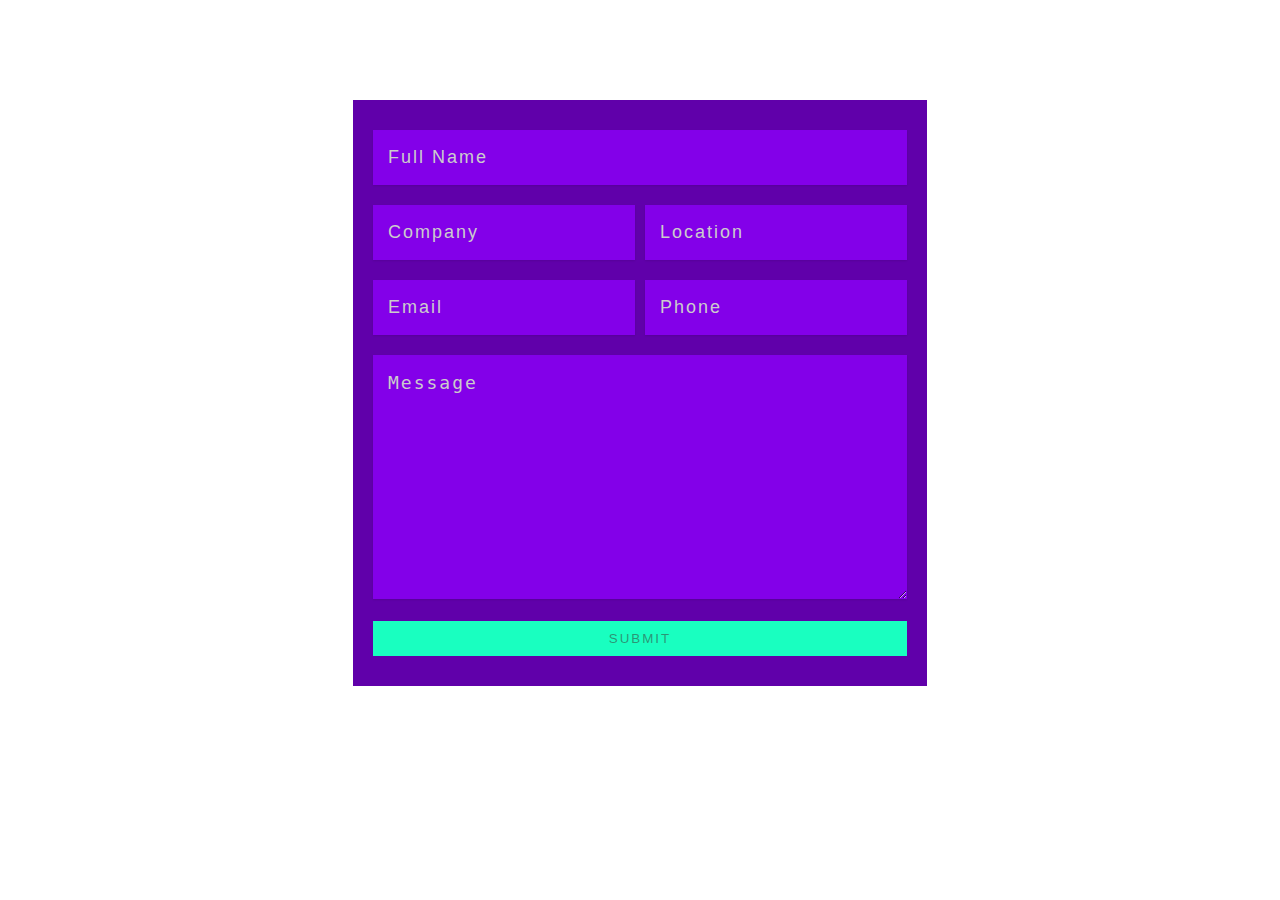
<file: index.html>
<!DOCTYPE html>
<html lang="en">
  <head>
    <meta charset="UTF-8" />
    <meta http-equiv="X-UA-Compatible" content="IE=edge" />
    <meta name="viewport" content="width=device-width, initial-scale=1.0" />
    <link rel="stylesheet" href="style.css" />
    <title>Registration Form</title>
  </head>

  <body>
    <main>
      <div class="container">
        <form class="cta-form" action="#">
          <div class="name">
            <input type="text" placeholder="Full Name" required />
          </div>
          <div class="company">
            <input type="text" placeholder="Company" required />
          </div>
          <div location>
            <input type="text" placeholder="Location" required />
          </div>
          <div class="email">
            <input type="email" placeholder="Email" required />
          </div>
          <div class="number">
            <input type="tel" placeholder="Phone" required />
          </div>
          <div class="text-area">
            <textarea
              name="Message"
              cols="30"
              rows="10"
              placeholder="Message"
            ></textarea>
          </div>
          <button class="btn">submit</button>
        </form>
      </div>
    </main>
  </body>
</html>
</file>
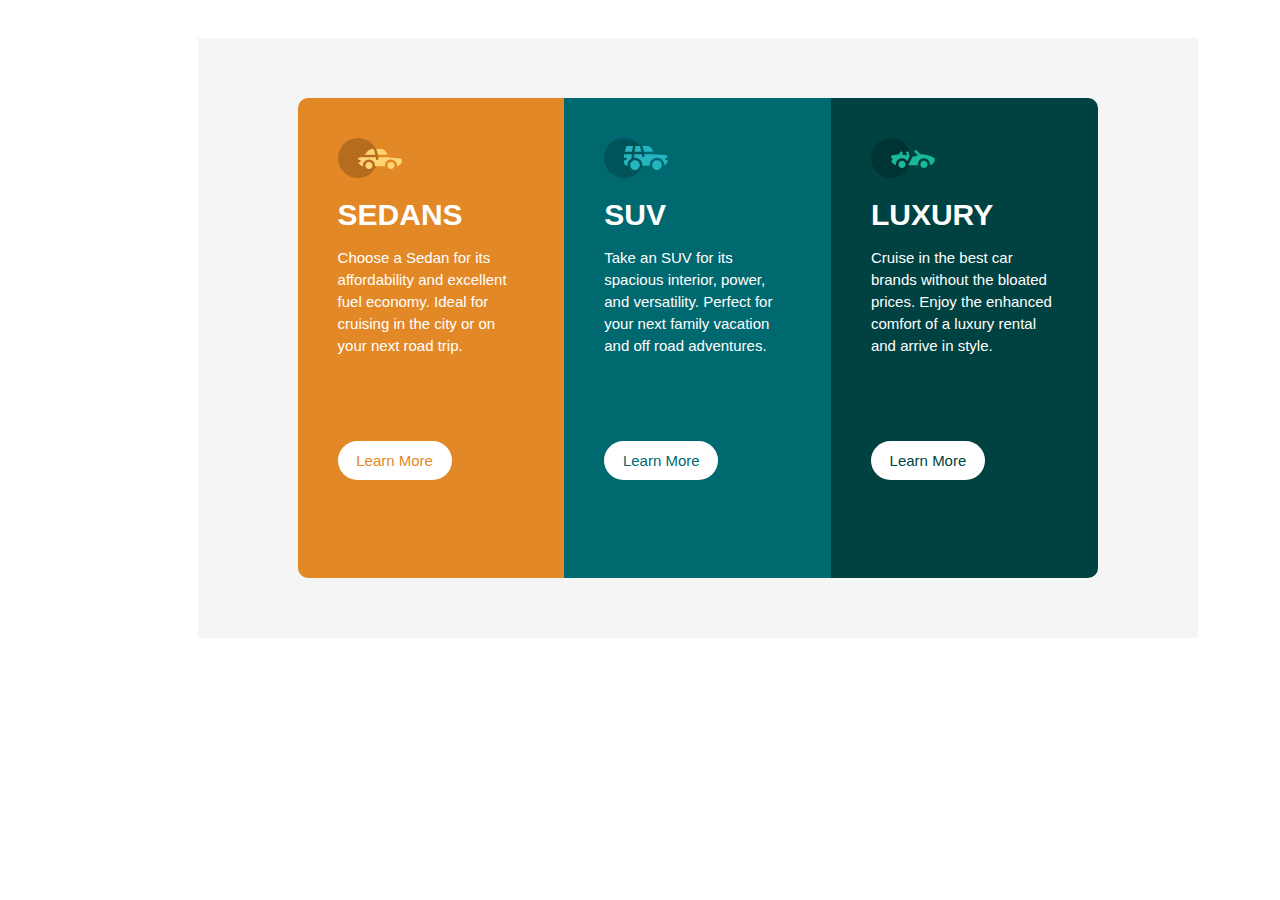
<file: bulb assignments/index.html>
<!DOCTYPE html>
<html lang="en">
  <head>
    <meta charset="UTF-8" />
    <meta http-equiv="X-UA-Compatible" content="IE=edge" />
    <meta name="viewport" content="width=device-width, initial-scale=1.0" />
    <title>Document</title>
    <link rel="stylesheet" href="./style.css" />
  </head>
  <body>
    <div class="parent-container">
      <div class="first-container">
        <img src="./img.png/icon-sedans.svg" alt="" />
        <h1 class="text">SEDANS</h1>
        <p>
          Choose a Sedan for its affordability and excellent fuel economy. Ideal
          for cruising in the city or on your next road trip.
        </p>
        <a href="" class="button1 LM-1">Learn More</a>
      </div>
      <div class="second-container">
        <img src="./img.png/icon-suvs.svg" alt="" />
        <h1 class="text">SUV</h1>
        <p>
          Take an SUV for its spacious interior, power, and versatility. Perfect
          for your next family vacation and off road adventures.
        </p>
        <a href="" class="button1 LM-2">Learn More</a>
      </div>
      <div class="third-container">
        <img src="./img.png/icon-luxury.svg" alt="" />
        <h1 class="text">LUXURY</h1>
        <p>
          Cruise in the best car brands without the bloated prices. Enjoy the
          enhanced comfort of a luxury rental and arrive in style.
        </p>
        <a href="" class="button1 LM-3">Learn More</a>
      </div>
    </div>
  </body>
</html>
</file>
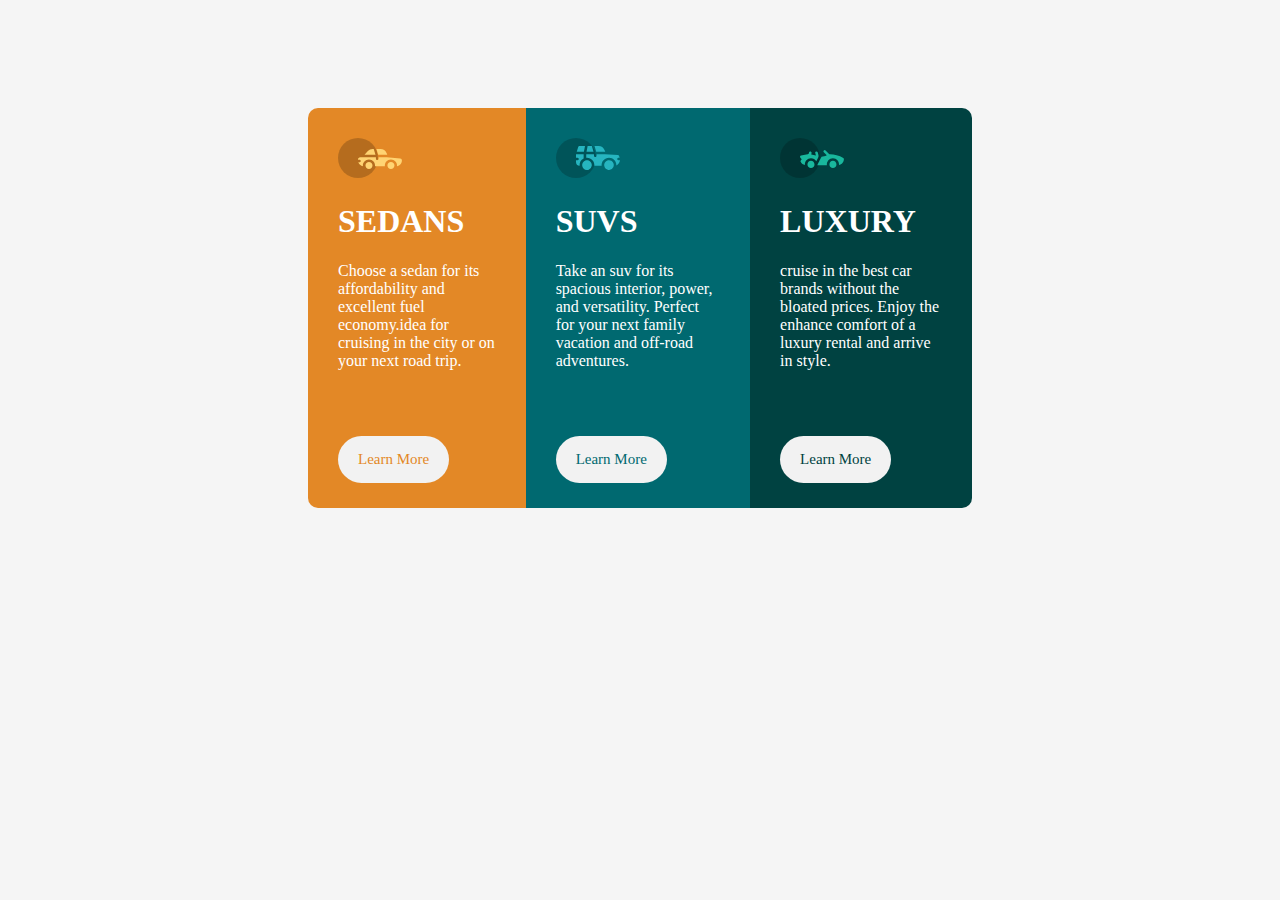
<file: Bulb Project/index.html>
<!DOCTYPE html>
<html lang="en">
<head>
    <meta charset="UTF-8">
    <meta http-equiv="X-UA-Compatible" content="IE=edge">
    <meta name="viewport" content="width=device-width, initial-scale=1.0">
    <title>Project One</title>
    <link rel="stylesheet" href="./style.css">
</head>
<body>
    <div class="parent">


        <div class="top">
            
            <img src="./img.png/icon-sedans.svg" alt="">
            <h1>SEDANS</h1>
            <p>
                Choose a sedan for its affordability and excellent fuel economy.idea for cruising in the city or on your next road trip.
            </p>
            <a href="" id="linkOne">Learn More</a>
        </div>

       
        <div class="center">
            <img src="./img.png/icon-suvs.svg" alt="">
            <h1>SUVS</h1>
            <p>
                Take an suv for its spacious interior, power, and versatility. Perfect for your next family vacation and off-road adventures.
            </p>
            <a href="" id="linkTwo">Learn More</a>
        </div>

        
        <div class="bottom">
            <img src="./img.png/icon-luxury.svg" alt="">
            <h1>LUXURY</h1>
            <p>
                cruise in the best car brands without the bloated prices. Enjoy the enhance comfort of a luxury rental and arrive in style.
            </p>
            <a href="" id="linkThree">Learn More</a>
        </div>
    </div>
</body>
</html>
</file>
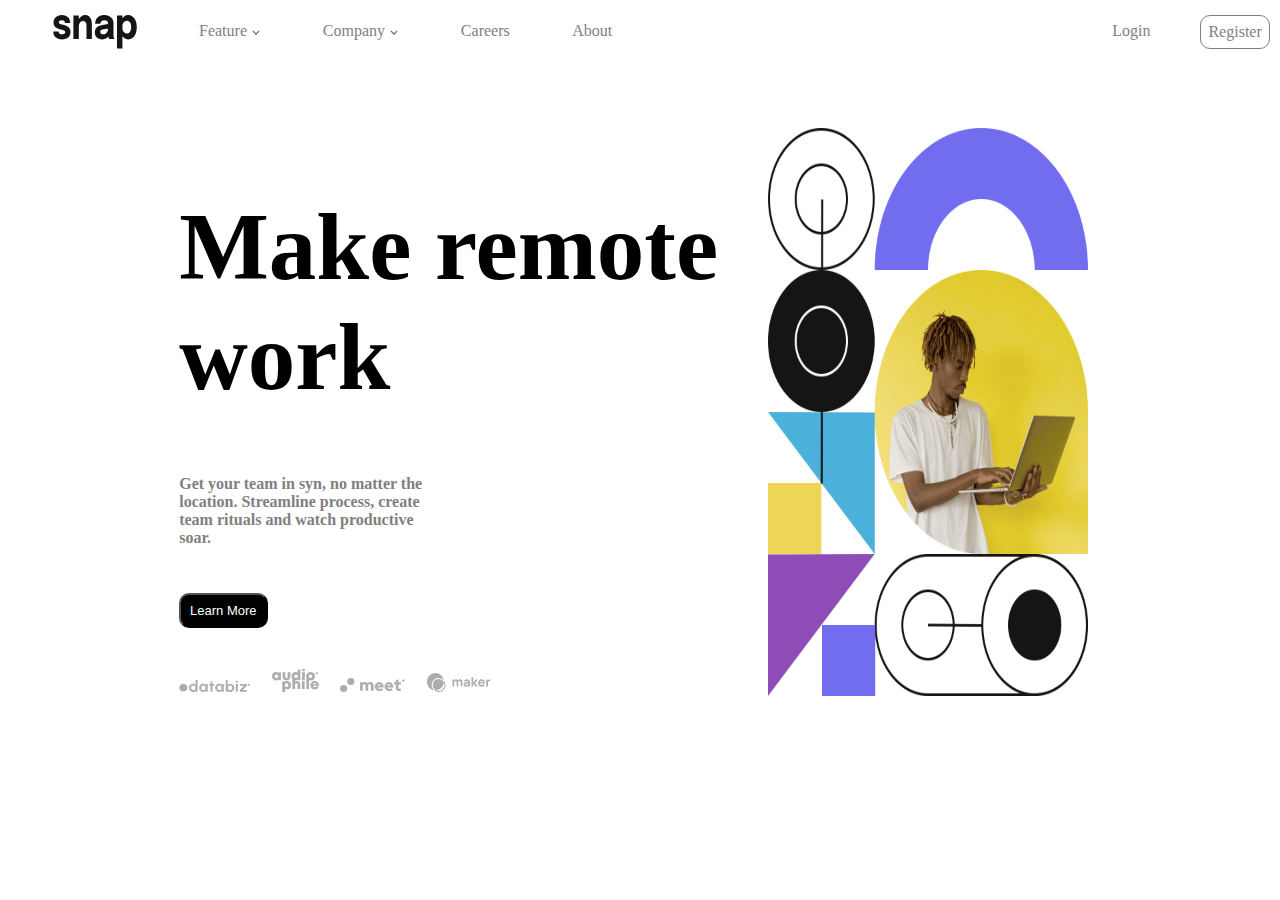
<file: Chisom's Assignment/index.html>
<!DOCTYPE html>
<html lang="en">
<head>
    <meta charset="UTF-8">
    <meta http-equiv="X-UA-Compatible" content="IE=edge">
    <meta name="viewport" content="width=device-width, initial-scale=1.0">
    <title>project</title>
    <link rel="stylesheet" href="./style.css">
</head>
<body>
    <nav class="navBar">
        <img src="./img.png/logo.svg" alt="logo" class="img-logo">
        <a href="" class="feature">Feature</a>
        <img src="./img.png/icon-arrow-down.svg" alt="" class="arrow1">
        <a href="" class="company">Company</a>
        <img src="./img.png/icon-arrow-down.svg" alt="" class="arrow1">
        <a href="" class="careers">Careers</a>
        <a href="" class="about">About</a>
        <a href="" class="login">Login</a>
        <a href="" class="register">Register</a>        
    </nav>
    <div class="content">
        <div class="text">
            <h1>Make remote work</h1>
            <p class="mainText">Get your team in syn, no matter the location. Streamline process, create team rituals and watch productive soar.</p>
            <button class="button">Learn More</button>
            <div class="imgs">
                <img src="./img.png/client-databiz.svg" alt="" class="img1">
                <img src="./img.png/client-audiophile.svg" alt="" class="img2">
                <img src="./img.png/client-meet.svg" alt="" class="img3">
                <img src="./img.png/client-maker.svg" alt="" class="img4">
            </div>
        </div>
        <img src="./img.png/image-hero-desktop.png" alt="pics" class="imgdsk">
       

    </div>
    <!-- <button id="hamburger" onclick="toggler()">
        <div class="line"></div>
        <div class="line line2"></div>
        <div class="line"></div>
    </button> -->
    
</body>
</html>
</file>
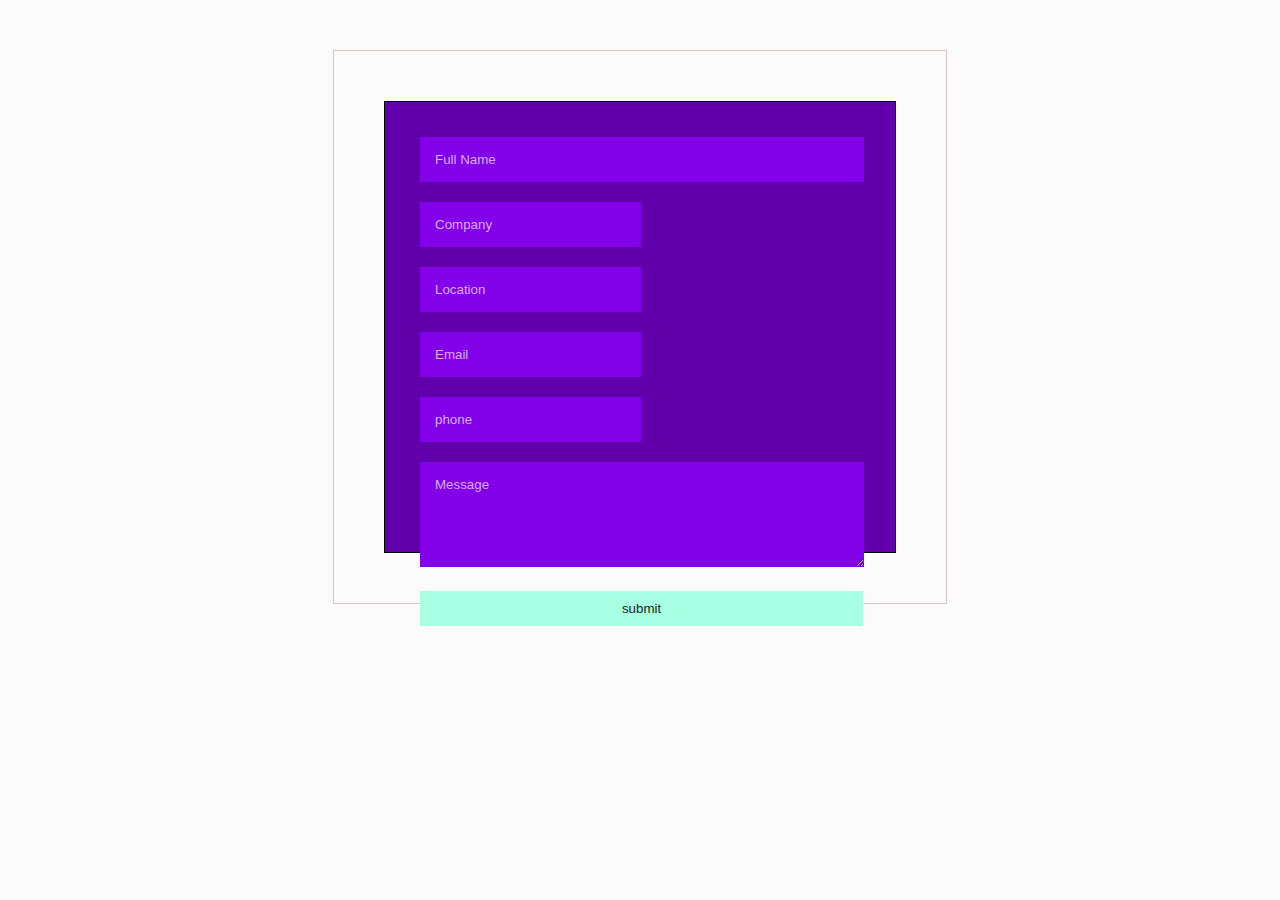
<file: classwork/index.html>
<!DOCTYPE html>
<html lang="en">
<head>
    <meta charset="UTF-8">
    <meta http-equiv="X-UA-Compatible" content="IE=edge">
    <meta name="viewport" content="width=device-width, initial-scale=1.0">
    <link rel="stylesheet" href="style.css">
    <link href="https://fonts.googleapis.com/css2?family=Comforter&family=Open+Sans:wght@300&family=Quintessential&display=swap" rel="stylesheet">
    <title>form</title>
</head>
<body>
    <form action="" class="full-container">
        <input type="text" class="name" placeholder="Full Name" name="FullName">
        <div class="field">
            <input type="text" placeholder="Company" name="Company">
            <input type="text" placeholder="Location" name="locatn">
            <input type="email" placeholder="Email" name="email">
            <input type="number" placeholder="phone" name="number">
        </div>
        <textarea name="textarea" rows="5" cols="30">Message</textarea>
       <button>submit</button> 
    </form>
</body>
</html>
</file>
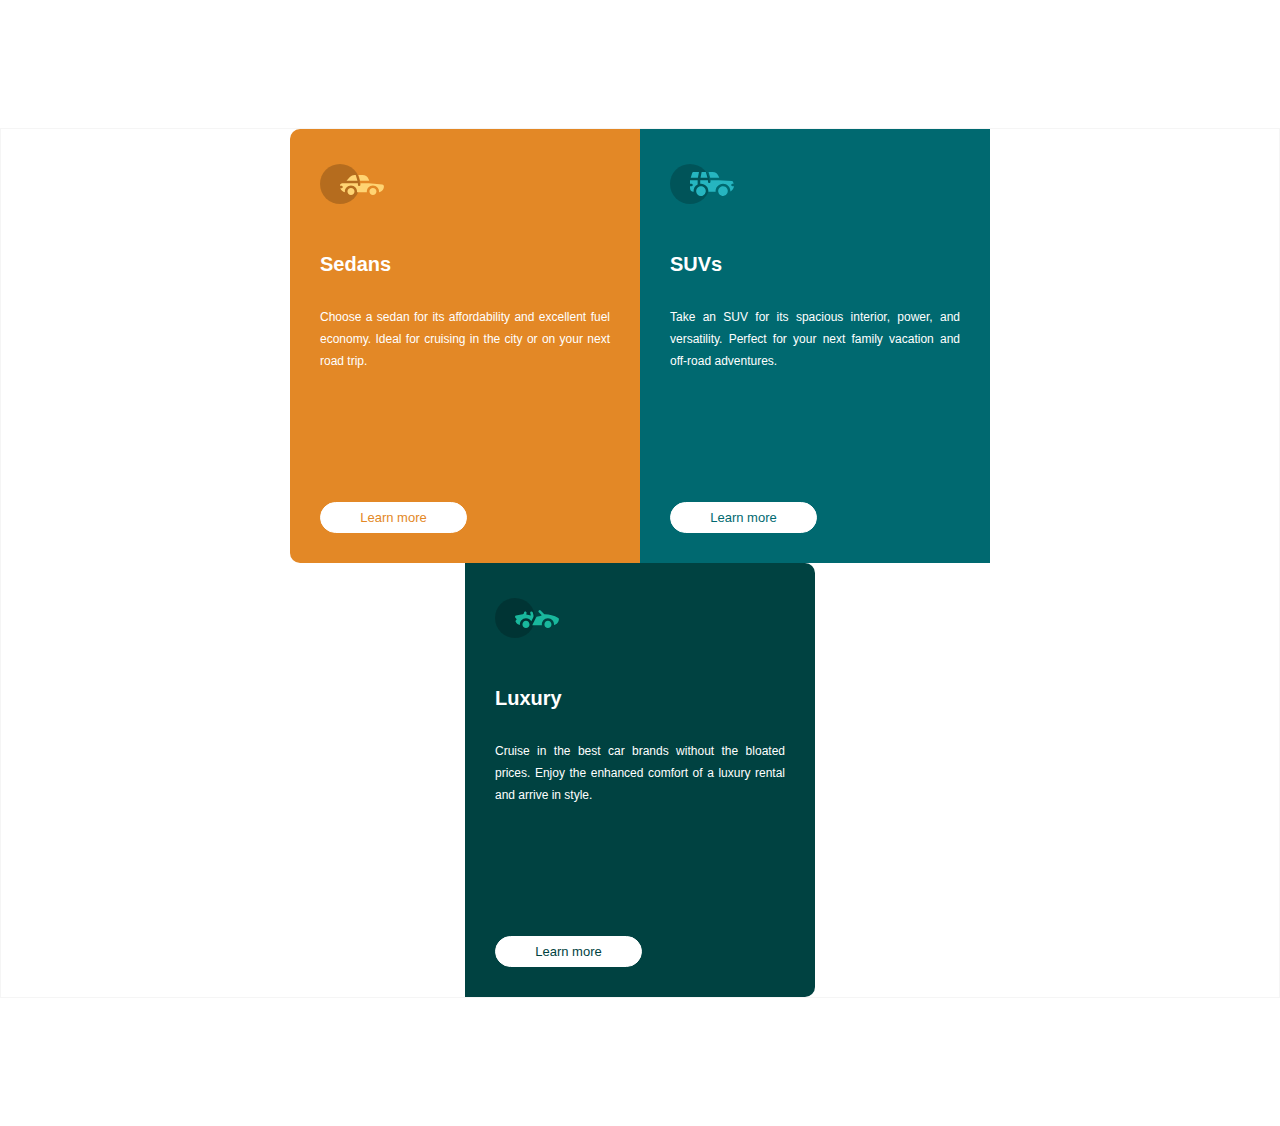
<file: Fola's Assignment/index.html>
<!DOCTYPE html>
<html lang="en">
<head>
  <meta charset="UTF-8">
  <meta http-equiv="X-UA-Compatible" content="IE=edge">
  <meta name="viewport" content="width=device-width, initial-scale=1.0">
  <link rel="icon" type="image/png" sizes="32x32" href="./images/favicon-32x32.png">
  <link rel="stylesheet" href="style1.css">
  <title>3 colon card</title>
</head>
<body>
  <div class="mother-container">
  <div class="container">
    <div class="first-colon">
      <img src="icon-sedans.svg" alt="sedan">
      <h1>Sedans</h1> 
      <p>Choose a sedan for its affordability and
        excellent fuel economy. Ideal for cruising in the city 
       or on your next road trip. </p>
      <button class="check1">Learn more</button>
    </div>
    <div class="second-colon">
      <img src="icon-suvs.svg" alt="SUV">
      <h1>SUVs</h1>
      <p>
        Take an SUV for its spacious interior, power, and
       versatility. Perfect for your next family vacation 
      and off-road adventures.
      </p>
      <button class="check2">Learn more</button>
    </div>
    <div class="third-colon">
  <img src="icon-luxury.svg" alt="luxury">
  <h1>Luxury</h1> 
  <p>Cruise in the best car brands without the bloated prices.
    Enjoy the enhanced comfort of a luxury 
   rental and arrive in style. </p>
  
  <button class="check3">Learn more</button>
 </div>
</div>
</div>
</body>
</html>
</file>
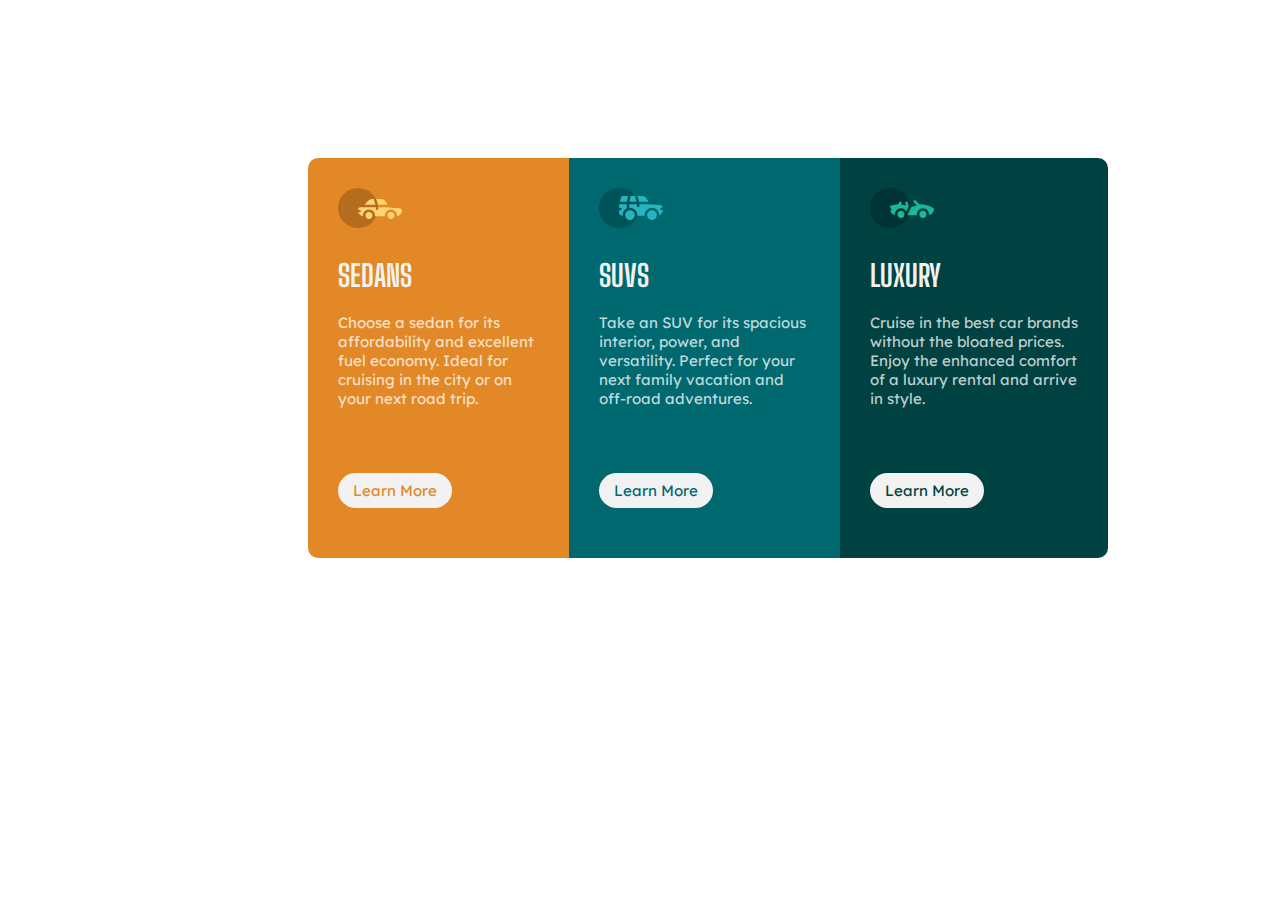
<file: Peter Assignment/index.html>
<!DOCTYPE html>
<html lang="en">
<head>
    <meta charset="UTF-8">
    <meta http-equiv="X-UA-Compatible" content="IE=edge">
    <meta name="viewport" content="width=device-width, initial-scale=1.0">
    <title>First Challenge</title>
    <link rel="stylesheet" href="style.css">
    <!-- <link rel="stylesheet" href="https://fonts.google.com/specimen/Big+Shoulders+Display"> -->
    <!-- <link rel="stylesheet" href="https://fonts.google.com/specimen/Lexend+Deca"> -->
</head>
<body>
    <div id="container">

    <main>
    <aside id="firstSection">
        <img src="icon-sedans.svg" alt="This is Sedan">
        <h1>SEDANS</h1>
        <p>Choose a sedan for its affordability and excellent fuel economy. Ideal for cruising in the city or on your next road trip.</p>
        <a href="http://www.google.com" target="_blank" id="firstLink">Learn More</a>
    </aside>

    <section id="mainSection">
        <img src="icon-suvs.svg" alt="This is SUV">
        <h1>SUVS</h1>
        <p>Take an SUV for its spacious interior, power, and versatility. Perfect for your next family vacation and off-road adventures.</p>
        <a href="http://www.facebook.com" target="_blank" id="secondLink">Learn More</a>
    </section>

    <section id="lastSection">
        <img src="icon-luxury.svg" alt="This is Luxury">
        <h1>LUXURY</h1>
        <p>Cruise in the best car brands without the bloated prices. Enjoy the enhanced comfort of a luxury rental and arrive in style.</p>
        <a href="http://www.twitter.com" target="_blank" id="thirdLink">Learn More</a>
    </section>

    </main>
    </div>
</body>
</html>
</file>
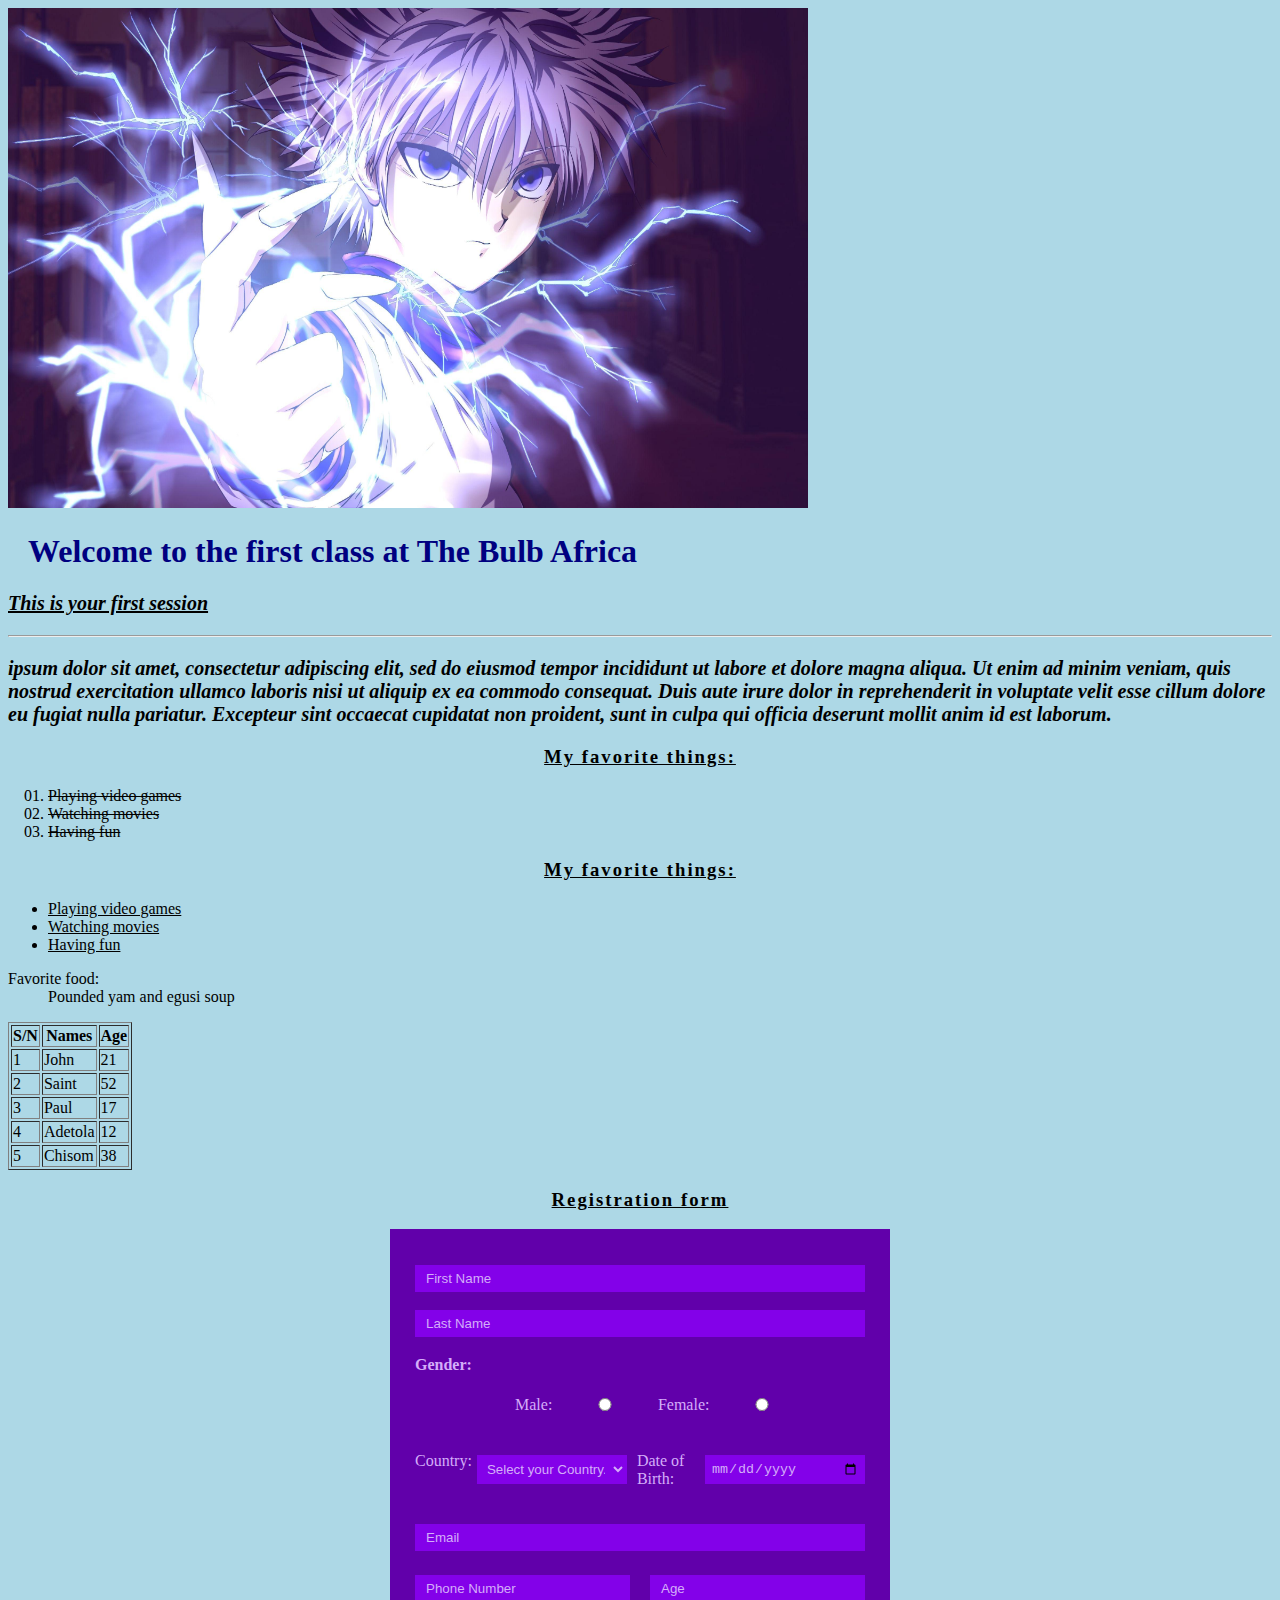
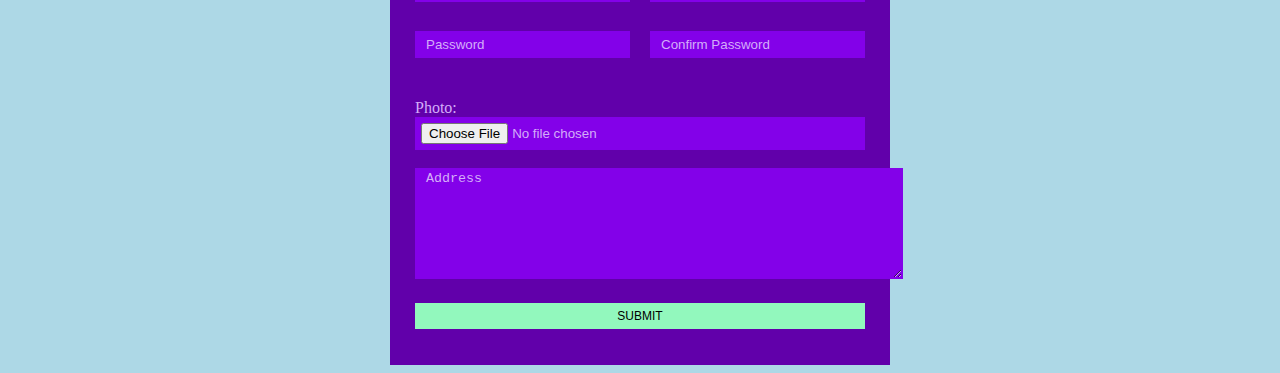
<file: The Bulb/index.html>
<!DOCTYPE html>
<html lang="en">
<head>
    <meta charset="UTF-8">
    <meta http-equiv="X-UA-Compatible" content="IE=edge">
    <meta name="viewport" content="width=device-width, initial-scale=1.0">
    <title>First Class</title>
    <link rel="stylesheet" href="style.css">
    <img src="wp1859952.jpg" alt="" width="800px" height="500px">
</head>
<body>
    <h1>Welcome to the first class at The Bulb Africa</h1>
    <p><u>This is your first session</u></p>
    <hr>
    <p>
        <b>ipsum dolor sit amet,</b> <i>consectetur</i> <em>adipiscing elit,</em> sed do eiusmod tempor incididunt ut labore et dolore magna aliqua. Ut enim ad minim veniam, quis nostrud exercitation ullamco laboris nisi ut aliquip ex ea commodo consequat. Duis aute irure dolor in reprehenderit in voluptate velit esse cillum dolore eu fugiat nulla pariatur. Excepteur sint occaecat cupidatat non proident, sunt in culpa <strong>qui officia deserunt mollit anim id est laborum.</strong>
    </p>

    <h3>My favorite things:</h3>
    <ol>
        <li>Playing video games</li>
        <li>Watching movies</li>
        <li>Having fun</li>
    </ol>

    <h3>My favorite things:</h3>
    <ul>
        <li>Playing video games</li>
        <li>Watching movies</li>
        <li>Having fun</li>
    </ul>

    <dl>
        <dt>Favorite food:</dt>
        <dd>Pounded yam and egusi soup</dd>
    </dl>

    <table border="1">
        <thead>
            <tr>
                <th>S/N</th>
                <th>Names</th>
                <th>Age</th>
            </tr>
        </thead>
        <tbody>
            <tr>
                <td>1</td>
                <td>John</td>
                <td>21</td>
            </tr>
        </tbody>
        <tbody>
            <tr>
                <td>2</td>
                <td>Saint</td>
                <td>52</td>
            </tr>
        </tbody>
        <tbody>
            <tr>
                <td>3</td>
                <td>Paul</td>
                <td>17</td>
            </tr>
        </tbody>
        <tbody>
            <tr>
                <td>4</td>
                <td>Adetola</td>
                <td>12</td>
            </tr>
        </tbody>
        <tbody>
            <tr>
                <td>5</td>
                <td>Chisom</td>
                <td>38</td>
            </tr>
        </tbody>
    </table>

    <h3>Registration form</h3>
    <form action="">
        <!-- <label for="">First Name:</label> -->
        <input type="text" placeholder="First Name" id="firstName">

        <br><br>
        <!-- <label for="">Last Name:</label> -->
        <input type="text" placeholder="Last Name" id="secondName">

        <br><br>

        <h4 id="gender">Gender:</h4>
        <div id="sex">

            <label for="">Male:</label>
            <input type="radio" name="Gender">
            <label for="">Female:</label>
            <input type="radio" name="Gender">

         </div>

        <br>
    <section id="flex1">
        <label for="country" class="count">Country:</label>
        <select name="country" id="country" aria-placeholder="Country">
            <option value="">Select your Country...</option>
            <option value="nigeria">Nigeria</option>
            <option value="spain">Spain</option>
            <option value="portugal">Portugal</option>
            <option value="brazil">Brazil</option>
            <option value="canada">Canada</option>
            <option value="england">England</option>
            <option value="france">France</option>
        </select>

            <br><br>
            <label for="" id="dob">Date of Birth:</label>
            <input type="date">
    </section>
        <br><br>
        <!-- <label for="">Email Address:</label> -->
        <input type="email" placeholder="Email" id="email">

        <br>

    <section id="flex2">
        <!-- <label for="">Phone Number:</label> -->
        <input type="tel" placeholder="Phone Number">

        <br><br>
        <!-- <label for="">Age:</label> -->
        <input type="number" placeholder="Age">
    </section>

    <section id="flex3">
        <!-- <label for="">Password:</label> -->
        <input type="password" placeholder="Password">

        <br><br>
        <!-- <label for="">Confirm Password:</label> -->
        <input type="password" placeholder="Confirm Password">
    </section>

        <br><br>
        <label for="" id="pic">Photo:</label>
        <input type="file" id="pics">

        <br><br>
        <!-- <label for="">Address:</label> -->
        <textarea name="" id="" cols="58" rows="7" placeholder="Address"></textarea>
        <button type="submit">SUBMIT</button>
    </form>
</body>
</html>
</file>
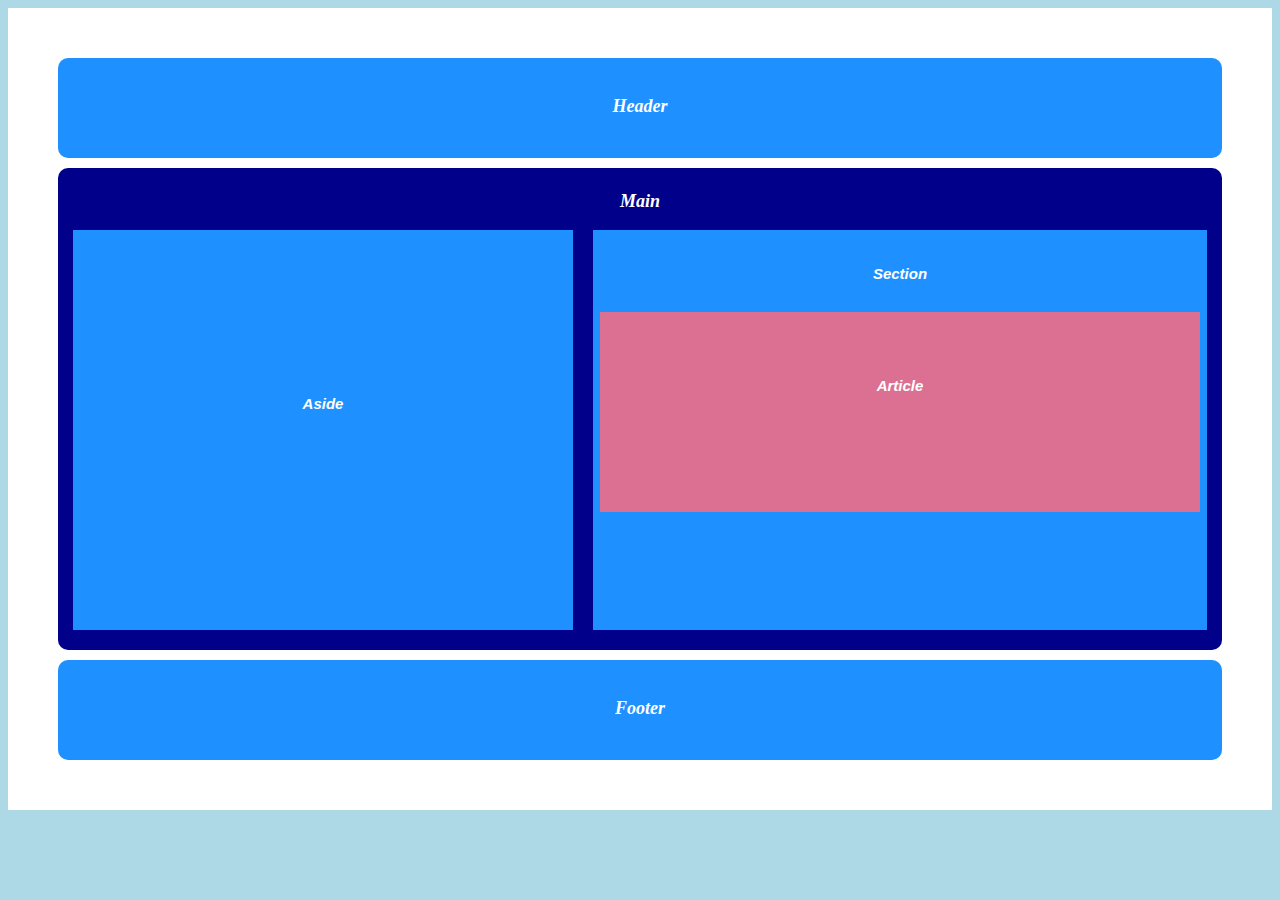
<file: The Bulb/index2.html>
<!DOCTYPE html>
<html lang="en">
<head>
    <meta charset="UTF-8">
    <meta http-equiv="X-UA-Compatible" content="IE=edge">
    <meta name="viewport" content="width=device-width, initial-scale=1.0">
    <title>Second Class</title>
    <link rel="stylesheet" href="style.css">
</head>
<body>
    <div id="container">

    <!-- Header -->
    <header>
        <p class="mainText">Header</p>
    </header>

    <!-- Main -->
    <main>
        <p class="mainText">Main</p>

        <div id="mainFlex">
            
        <!-- Aside -->
        <aside>
            <p class="subText">Aside</p>
        </aside>

        <!-- Section -->
        <section>
            <p class="subText">Section</p>

            <!-- Article -->
            <article>
                <p class="subText">Article</p>
            </article>
        </section>
        </div>
    </main>

    <!-- Footer Section-->
    <footer>
        <p class="mainText">Footer</p>
    </footer>

    </div>
</body>
</html>
</file>
<file: style.css>
* {
    margin: 0;
    padding: 0;
    box-sizing: border-box;
}

html {
    font-size: 62.5%;
}

main {
    display: flex;
    justify-content: center;
}

.container {
    background-color: #6000AA;
    display: flex;
    justify-content: center;
    margin-top: 10rem;
}

.cta-form {
    display: grid;
    grid-template-columns: repeat(2, 1fr);
    row-gap: 2rem;
    column-gap: 1rem;
    padding: 3rem 2rem;
}

.cta-form input,
.cta-form textarea {
    width: 100%;
    letter-spacing: 2px !important;
    padding: 17px 15px !important;
    border: none;
    background-color: #8300E9;
    color: inherit;
    font-size: 1.8rem;
    box-shadow: 0 1px 2px rgba(0, 0, 0, 0.1);
}

.cta-form input::placeholder,
.cta-form textarea::placeholder {
    color: #ccc;
}

.name {
    grid-column: 1/-1;
}

.text-area {
    grid-column: 1/-1;
}

.btn {
    border: none;
    width: 100%;
    grid-column: 1/-1;
    padding: 0.8rem;
    color: rgba(63, 42, 42, 0.5);
    text-transform: uppercase;
    letter-spacing: 2px;
    padding: 10px 12px;
    cursor: pointer;
    background: #19ffc0;
    transition: all 0.4s;
}

.btn:hover {
    background: #f2bf2f;
}
</file>
<file: bulb assignments/style.css>
body{
    margin-top: 3%;
    font-size: 15px;
    font-weight: 400;
    line-height: 22px;
    font-family: 'Lucida Sans', 'Lucida Sans Regular', 'Lucida Grande', 'Lucida Sans Unicode', Geneva, Verdana, sans-serif;
}

.parent-container{
    display: flex;
    align-items: center;
    justify-content: center;
    background-color: whitesmoke;
    padding: 100px;
    width: 800px;
    height: 400px;
    margin-top: 2%;
    margin-left: 15%;
}

p{
    color: white;
    margin-bottom: 50%;
}

.first-container{
    width: 200px;
    height: 400px;
    border-radius: 10px 0 0 10px;
    background-color: hsl(31, 77%, 52%);
    padding: 5%;
}

.second-container{
    width: 200px;
    height: 400px;
    padding:5%;
background-color: hsl(184, 100%, 22%);

}

.third-container{
    width: 200px;
    height: 400px;
    border-radius: 0 10px 10px 0;
    background-color: hsl(179, 100%, 13%);
    padding: 5%;
}


h1{
    color: white;
}

.button1{
    background-color: white;
    padding: 6% 10% 6% 10%;
    border-radius: 30px;
    text-decoration: none;
    cursor: pointer;
}

.LM-1{
    color: hsl(31, 77%, 52%);
}

.LM-2{
    color: hsl(184, 100%, 22%);
}


.LM-3{
    color:hsl(179, 100%, 13%)
}
</file>
<file: Bulb Project/style.css>
*{
    box-sizing: border-box;
}

body{
    background-color: whitesmoke;
}
.parent {
    display: flex;
    height: 600px;
    padding: 100px 300px;
    color: white;
}

.top {
    background-color:  hsl(31, 77%, 52%);
    padding: 30px;
    border-radius: 10px 0 0 10px;
}

.center{
    background-color: hsl(184, 100%, 22%);
    padding: 30px;
  
}

.bottom {
    background-color: hsl(179, 100%, 13%);
    padding: 30px;
    border-radius: 0 10px 10px 0;
    
}

a:link{
    margin-top: 50px;
    background-color: hsl(0, 0%, 95%);
    border-radius: 30px;
    text-align: center;
    padding: 15px 20px;
    font-size: 15px;
    display: inline-block;
    text-decoration: none;
}

#linkOne {
    color: hsl(31, 77%, 52%);
}

#linkTwo {
   color:  hsl(184, 100%, 22%);
}

#linkThree {
    color: hsl(179, 100%, 13%);
}
</file>
<file: Chisom's Assignment/style.css>
body{
    margin: 0;
}


.navBar{
    display: flex;
    padding: 15px;

}


.arrow1{
    height: 5px;
    margin-top: 15px;
    margin-left: 5px;
}


.img-logo{
    margin-left: 3%;
}


.feature{
    text-decoration: none;
    margin-left: 5%;
    color: grey;
    margin-top: 7px;
}

.company{
    text-decoration: none;
    margin-left: 5%;
    color: grey;
    margin-top: 7px;
}

.careers{
    text-decoration: none;
    margin-left: 5%;
    color: grey;
    margin-top: 7px;
}


.about{
    text-decoration: none;
    margin-left: 5%;
    color: grey;
    margin-top: 7px;
}


.login{
    text-decoration: none;
    margin-left: 40%;
    color: grey;
    margin-top: 7px;

    
}


.register{
    text-decoration: none;
    margin-left: 4%;
    width: 5%;
    padding: 7px;
    border: 1px solid grey;
    border-radius: 10px;
    text-align: center;
    color: grey;
    cursor: pointer;
}


.content{
    display: flex;
    margin-top: 5%;
}


.text{
    margin-left: 14%;
}



h1{
    font-size: 95px;
    font-weight: bolder;
}




.mainText{
    font-weight: 900;
    color: grey;
    width: 45%;
}


.button{
    background-color: black;
    color: white;
    padding: 8px;
    border-radius: 10px;
    font-size: small;
    margin-top: 5%;
    cursor: pointer;
    width: 15%;
}


.imgs{
    margin-top: 7%;
}


.img1{
    width: 12%;
}



.img2{
    width: 8%;
    margin-left: 3%;
}


.img3{
    width: 11%;
    margin-left: 3%;

}



.img4{
    width: 11%;
    margin-left: 3%;

}


.imgdsk{
    width: 25%;
    margin-right: 15%;
}





@media screen and (max-width: 375px){

    .content{
        display: flex;
        flex-direction: column;
        margin-top: 5%;
    }

    .imgdsk{
        width: 25%;
        margin-right: 15%;
        margin-bottom: 5%;
    }
    



    



}
</file>
<file: classwork/style.css>
*{
    box-sizing: content-box;
    font-family: sans-serif, serif;
}
body{
    background-color: rgb(251, 251, 251);
    margin: 50px auto;
    padding: 50px;
    border: 1px solid rgb(214, 197, 197);
    width: 40%;    
}
.full-container{
border: 1px solid black;
margin: auto;
padding: 25px;
background-color: #6100aa;

height: 400px;
}
.name{
    margin: 10px ;
    width: 90%;
    padding: 15px;
}
.field{
    display: flex;
    flex-direction: row;
    flex-wrap: wrap;
    margin-left: 5px;  
}
input{   
    margin: 10px 5px;
    padding: 15px;
    width:42%;
    background-color:  #8301e9;
    border: none;
    color: #d4adf9;
    
}
input::placeholder{
    color:#d4adf9;
}
textarea{
    margin: 10px;
    padding: 15px;
    width: 90%;
    color: #d4adf9;
    background-color: #8301e9;
    border: none;    
}
button{
    padding: 10px;
    width: 92%;
    margin: 10px;
    text-align: center;
    background-color: #a7ffe4;
    color: rgb(35, 33, 36);
    border: none;
    cursor: pointer;
}
</file>
<file: Fola's Assignment/style1.css>
*{
    box-sizing:content-box;
}
body{
   margin:10% auto;
  
   
}
.mother-container{
    border: 1px solid whitesmoke;
   
}
        h1{
            margin: auto;
            font-size: 20px; 
            font-family:Verdana, Geneva, Tahoma, sans-serif;
            font-weight: 800;
            margin: 10px 30px;
        }
        p{
            margin: auto;
            padding:  20px 30px 50px;
            line-height: 22px;
            font-family: Arial, Helvetica, sans-serif;
            font-size: 12px;
        }
        img{
            margin: 5px auto;
            padding: 30px;
        }
        
        #check{
flex: 1;
        }
.check1{
            border: 1px solid white;
            margin: 80px 30px 30px;
            width: 85px;
            padding: 7px 30px;
            border-radius: 20px;
            font-size: 13px;
            background-color: white;
            color: hsl(31, 77%, 52%);
}

.check2{
    border: 1px solid white;
    margin: 80px 30px 30px;
    font-weight: 300;
    width: 85px;
    padding: 7px 30px;
    border-radius: 20px;
    font-size: 13px;
    background-color: white;
    color: hsl(184, 100%, 22%);
}

.check3{
    border: 1px solid white;
    margin: 80px 30px 30px;
    width: 85px;
    padding: 7px 30px;
    border-radius: 20px;
    font-size: 13px;
    font-weight: 500;
    background-color: white;
    color:hsl(179, 100%, 13%) ;
}
 .container{
            display: flex;
            flex-wrap: wrap;
            justify-content: center;
             margin: auto;
            color: white;
            width: 80%;
            border-radius: 20px;
     
        }
        .first-colon{
            background-color: hsl(31, 77%, 52%);
            text-align: justify;
            width: 350px;
            border-radius: 10px 0px 0px 10px;}

          
        .third-colon{
            background-color: hsl(179, 100%, 13%);
            text-align:justify;
            width: 350px;
            border-radius: 0px 10px 10px 0px;
}
        
        .second-colon{ 
            background-color:hsl(184, 100%, 22%);
            text-align: justify;
            width: 350px;
        }
        button:hover{
            cursor: pointer;
            background-color: transparent;
            color: white;
        }
        @media screen and (max-width: 768px){
            .whole{
            display: block;
            margin: 10px auto;
            }
            .check3{
                margin: 20px; 
                }
                body{
                    display: block;
                    margin: 20px;
                   }
          .third-colon{
           border-radius: 0px;

}}
</file>
<file: Peter Assignment/style.css>
@import url('https://fonts.googleapis.com/css2?family=Big+Shoulders+Display:wght@700&display=swap');

@import url('https://fonts.googleapis.com/css2?family=Lexend+Deca&display=swap');

*{
    box-sizing: border-box;
}
#container{
    padding: 150px 300px;
}
#firstSection{
    background-color: hsl(31, 77%, 52%);
    padding: 30px;
}
#mainSection{
    background-color: hsl(184, 100%, 22%);
    padding: 30px;
}
#lastSection{
    background-color: hsl(179, 100%, 13%);
    padding: 30px;
}
body{
    background-color: white;
}
h1{
    color: hsl(0, 0%, 95%);
    padding-top: 5px;
    font-size: 30px;
    font-family: "Big Shoulders Display", serif;
}
p{
    font-size: 15px;
    color: hsla(0, 0%, 100%, 0.75);
    font-family: "Lexend Deca", serif;
}
main{
    border-radius: 10px;
    text-align: left;
    overflow: hidden;
    width: 800px;
    height: 400px;
    display: flex;
}
a:link{
    background-color: hsl(0, 0%, 95%);
    border-radius: 30px;
    padding: 8px 15px;
    text-align: center;
    text-decoration: none;
    display: inline-block;
    font-size: 15px;
    margin-top: 50px;
    font-family: "Lexend Deca", serif;
}
a:hover{
    background-color: gainsboro;
}
#firstLink{
    color: hsl(31, 77%, 52%);
}
#secondLink{
    color: hsl(184, 100%, 22%);
}
#thirdLink{
    color: hsl(179, 100%, 13%);
}
</file>
<file: The Bulb/style.css>
*{
    box-sizing: border-box;
}
body{
    background-color: lightblue;
   
}
#container{
    background-color: white;
    padding: 50px;
}
h1{
    color: navy;
    margin-left: 20px;
}
p{
    font-size: 20px;
    font-family: Georgia, 'Times New Roman', Times, serif;
    font-weight: 900;
    font-style: oblique;
}
h3{
    text-align: center;
    letter-spacing: 2px;
    text-decoration: underline;
}
ol>li{
    text-decoration: line-through;
    list-style-type: decimal-leading-zero;
}
ul>li{
    text-decoration: underline;
}
form{
    border: 1px solid #6100aa;
    margin: auto;
    padding: 35px 24px;
    width: 500px;
    /* border-radius: 5px; */
    background-color: #6100aa;
    text-decoration: solid;
}
#firstName{
    width: 450px;
}
#secondName{
    width: 450px;
}
#gender{
    color: #d4adf9;
    margin-top: 1px;
    display: flex;
}
#sex{
    display: flex;
    color: #d4adf9;
    width: 400px;
    padding-left: 100px;
}
.count{
    color: #d4adf9;
}
#country{
    width: 150px;
}
#dob{
    color: #d4adf9;
}
#pic{
    color: #d4adf9;
}
#pics{
    color: #d4adf9;
    width: 450px;
}
select{
    width: 350px;
    padding: 5px;
    border: 1px solid #8301e9;
    background-color: #8301e9;
    color: #d4adf9;
    margin: auto;
}
#flex1{
    display: flex;
    background-color: #6100aa;
    gap: 5px;
}
#flex2{
    display: flex;
    background-color: #6100aa;
    gap: 10px;
}
#flex3{
    display: flex;
    background-color: #6100aa;
    gap: 10px;
}
#email{
    width: 450px;
}
input{
    width: 220px;
    padding: 5px;
    border: 1px solid #8301e9;
    background-color: #8301e9;
    color: #d4adf9;
    margin: auto;
}
textarea{
    background-color: #8301e9;
    color: #d4adf9;
    padding-left: 5px;
    border: 1px solid #8301e9;
}
button{
    margin-top: 20px;
    padding: 5px;
    background-color:  #92f8bd ;
    text-align: center;
    width: 450px;
    border: 1px solid #92f8bd;
    font-size: 12px;
    cursor: pointer;
}
::placeholder{
    color: #d4adf9;
    padding-left: 5px;
}
header{
    background-color: DodgerBlue;
    height: 100px;
    text-align: center;
    padding-top: 20px;
    border-radius: 10px;
}
.mainText{
    color: white;
    font-size: 18px;
}
.subText{
    color: white;
    font-family: 'Lucida Sans', 'Lucida Sans Regular', 'Lucida Grande', 'Lucida Sans Unicode', Geneva, Verdana, sans-serif;
    font-size: 15px;
}
#mainFlex{
    display: flex;
    gap: 20px;
}
main{
    background-color: darkblue;
    border-radius: 10px;
    margin-top: 10px;
    padding: 5px 15px 20px 15px;
    text-align: center;
}
aside{
    background-color: dodgerblue;
    height: 400px;
    width: 500px;
    padding-top: 150px;
}
section{
    background-color: dodgerblue;
    flex: 1;
    padding-top: 20px;
}
article{
    background-color: palevioletred;
    flex: 2;
    width: 600px;
    height: 200px;
    margin: 30px auto;
    padding-top: 50px;
}
footer{
    background-color: DodgerBlue;
    height: 100px;
    text-align: center;
    padding-top: 20px;
    border-radius: 10px;
    margin-top: 10px;
}
</file>
